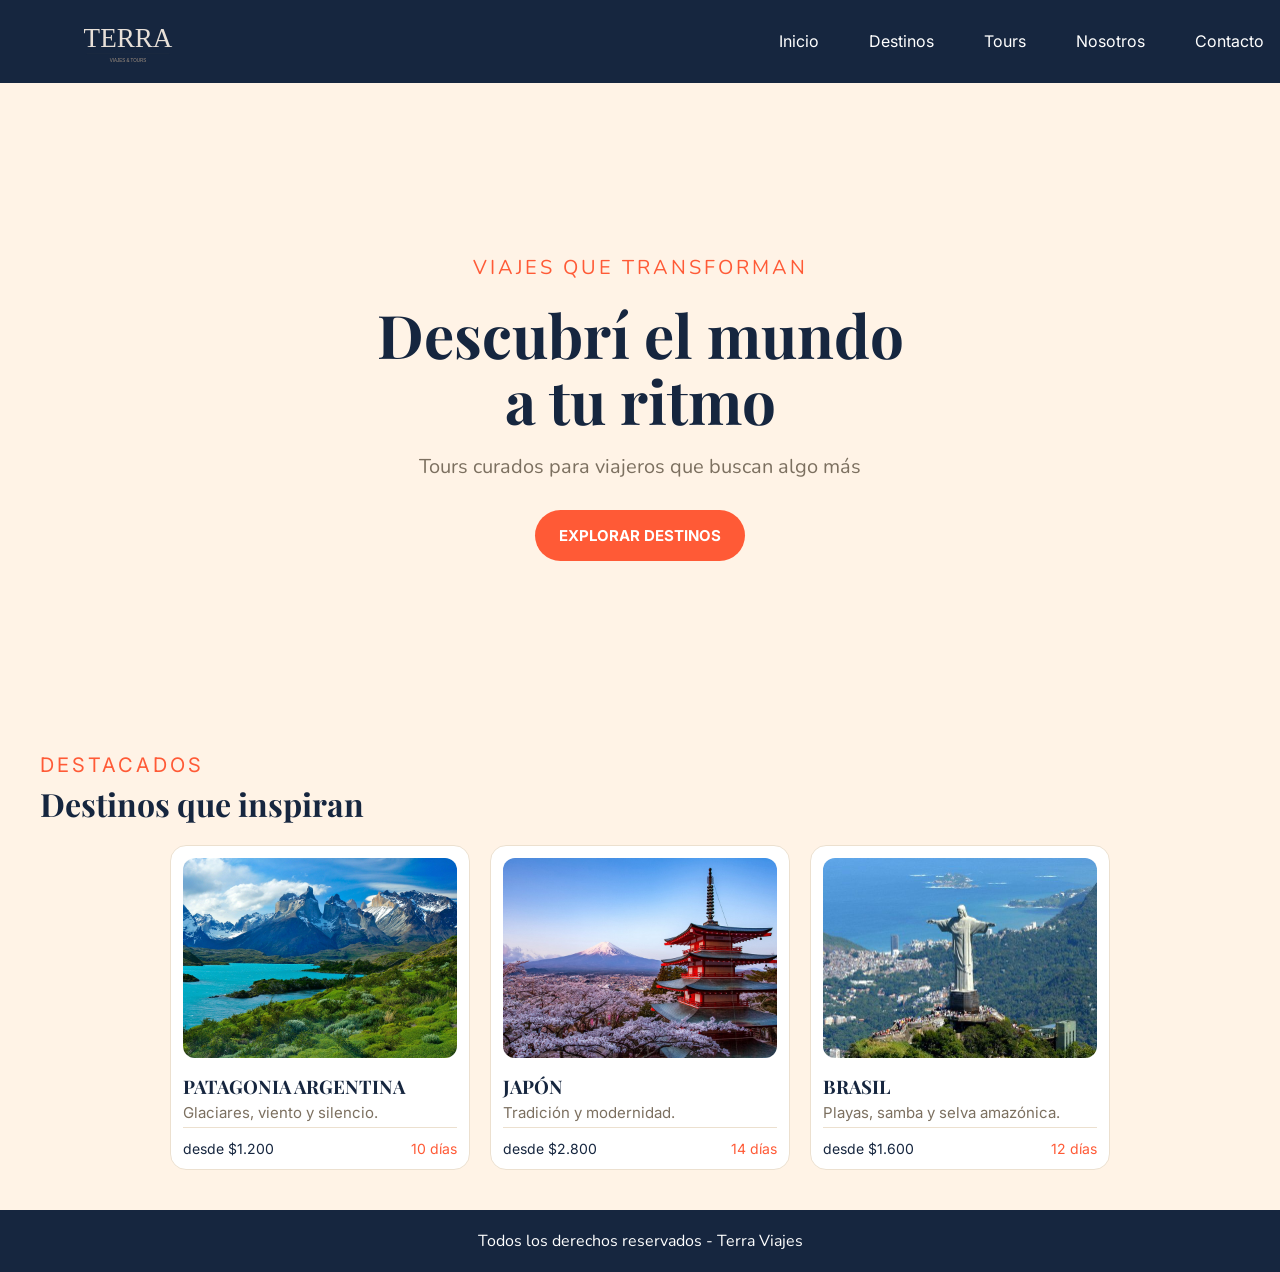
<file: index.html>
<!DOCTYPE html>
<html lang="es">
<head>
  <meta charset="UTF-8">
  <meta name="viewport" content="width=device-width, initial-scale=1.0">

  <!-- SEO -->
  <title>Terra Viajes | Tours curados para viajeros que buscan algo más</title>
  <meta name="description" content="Terra Viajes diseña tours a medida a Patagonia, Japón, Brasil y más. Itinerarios curados a mano para viajes que transforman.">
  <meta name="keywords" content="viajes, tours, turismo, Patagonia, Japón, Brasil, agencia de viajes">
  <meta name="author" content="Terra Viajes">
  <meta name="robots" content="index, follow">


  <!-- Estilos -->
  <link rel="stylesheet" href="styles.css">

  <!-- Librería de animaciones AOS -->
  <link rel="stylesheet" href="https://unpkg.com/aos@2.3.1/dist/aos.css">

  <!-- Fuentes -->
  <link rel="preconnect" href="https://fonts.googleapis.com">
  <link rel="preconnect" href="https://fonts.gstatic.com" crossorigin>
  <link href="https://fonts.googleapis.com/css2?family=Cormorant+Garamond:ital,wght@0,300..700;1,300..700&family=Inter:ital,opsz,wght@0,14..32,100..900;1,14..32,100..900&family=Nunito:ital,wght@0,200..1000;1,200..1000&family=Playfair+Display:ital,wght@0,400..900;1,400..900&display=swap" rel="stylesheet">
</head>
<body>

  <!-- BANNER -->
  <header>
    <img class="logo" src="images/terra_logo_wordmark.svg" alt="Logo de Terra Viajes">
    <nav>
      <ul class="navegador">
        <li><a href="index.html">Inicio</a></li>
        <li><a href="pages/destinos.html">Destinos</a></li>
        <li><a href="pages/tours.html">Tours</a></li>
        <li><a href="pages/nosotros.html">Nosotros</a></li>
        <li><a href="pages/contacto.html">Contacto</a></li>
      </ul>
    </nav>
  </header>

  <!-- CONTENIDO PRINCIPAL -->
  <main>

    <!-- HERO -->
    <section class="hero">
      <p class="parrafo_uno">VIAJES QUE TRANSFORMAN</p>
      <h1>Descubrí el mundo <span>a tu ritmo</span></h1>
      <p class="parrafo_dos">Tours curados para viajeros que buscan algo más</p>
      <a class="boton" href="pages/destinos.html">EXPLORAR DESTINOS</a>
    </section>

    <!-- SECCIÓN DESTACADOS -->
    <section class="destacados">
      <p class="etiqueta">DESTACADOS</p>
      <h2>Destinos que inspiran</h2>

      <!-- CARDS -->
      <div class="grid_destinos">

        <article class="card" data-aos="fade-up">
          <img src="images/patagonia.jpg" alt="Glaciares de la Patagonia argentina">
          <h3>PATAGONIA ARGENTINA</h3>
          <p class="descripcion">Glaciares, viento y silencio.</p>
          <hr>
          <div class="info">
            <span>desde $1.200</span>
            <span class="dias">10 días</span>
          </div>
        </article>

        <article class="card" data-aos="fade-up" data-aos-delay="100">
          <img src="images/japon.jpg" alt="Templos y ciudades de Japón">
          <h3>JAPÓN</h3>
          <p class="descripcion">Tradición y modernidad.</p>
          <hr>
          <div class="info">
            <span>desde $2.800</span>
            <span class="dias">14 días</span>
          </div>
        </article>

        <article class="card" data-aos="fade-up" data-aos-delay="200">
          <img src="images/brasil.jpg" alt="Playas y selva de Brasil">
          <h3>BRASIL</h3>
          <p class="descripcion">Playas, samba y selva amazónica.</p>
          <hr>
          <div class="info">
            <span>desde $1.600</span>
            <span class="dias">12 días</span>
          </div>
        </article>

      </div>
    </section>

  </main>

  <!-- FOOTER -->
  <footer>
    <p>Todos los derechos reservados - Terra Viajes</p>
  </footer>

  <!-- Script de animaciones AOS -->
  <script src="https://unpkg.com/aos@2.3.1/dist/aos.js"></script>
  <script>AOS.init({ duration: 800, once: true });</script>
</body>
</html>
</file>
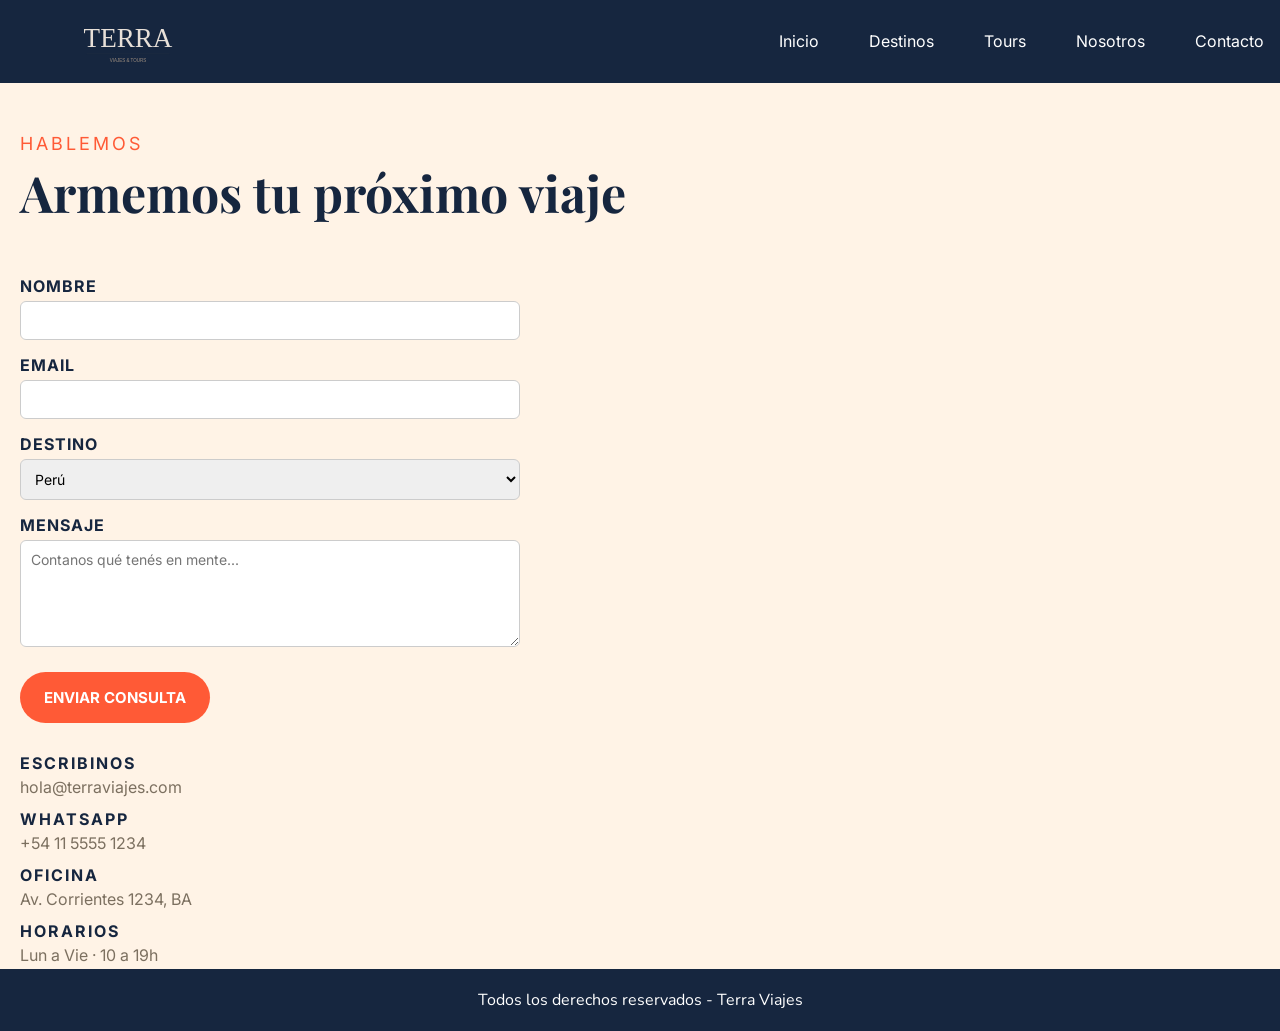
<file: pages/contacto.html>
<!DOCTYPE html>
<html lang="es">
<head>
  <meta charset="UTF-8">
  <meta name="viewport" content="width=device-width, initial-scale=1.0">

  <!-- SEO -->
  <title>Contacto | Terra Viajes</title>
  <meta name="description" content="Contactá a Terra Viajes para armar tu próximo viaje. Escribinos por mail, WhatsApp o visitá nuestra oficina en Buenos Aires.">
  <meta name="keywords" content="contacto, consulta, viajes, presupuesto, Terra Viajes">
  <meta name="author" content="Terra Viajes">
  <meta name="robots" content="index, follow">

  <!-- Open Graph -->
  <meta property="og:title" content="Contacto | Terra Viajes">
  <meta property="og:description" content="Armemos juntos tu próximo viaje.">
  <meta property="og:type" content="website">

  <!-- Estilos -->
  <link rel="stylesheet" href="../styles.css">

  <!-- Librería de animaciones AOS -->
  <link rel="stylesheet" href="https://unpkg.com/aos@2.3.1/dist/aos.css">

  <!-- Fuentes -->
  <link rel="preconnect" href="https://fonts.googleapis.com">
  <link rel="preconnect" href="https://fonts.gstatic.com" crossorigin>
  <link href="https://fonts.googleapis.com/css2?family=Cormorant+Garamond:ital,wght@0,300..700;1,300..700&family=Inter:ital,opsz,wght@0,14..32,100..900;1,14..32,100..900&family=Nunito:ital,wght@0,200..1000;1,200..1000&family=Playfair+Display:ital,wght@0,400..900;1,400..900&display=swap" rel="stylesheet">
</head>
<body>

  <!-- BANNER -->
  <header>
    <img class="logo" src="../images/terra_logo_wordmark.svg" alt="Logo de Terra Viajes">
    <nav>
      <ul class="navegador">
        <li><a href="../index.html">Inicio</a></li>
        <li><a href="destinos.html">Destinos</a></li>
        <li><a href="tours.html">Tours</a></li>
        <li><a href="nosotros.html">Nosotros</a></li>
        <li><a href="contacto.html">Contacto</a></li>
      </ul>
    </nav>
  </header>

  <!-- CONTENIDO PRINCIPAL -->
  <main>

    <!-- ENCABEZADO -->
    <div class="contacto" data-aos="fade-up">
      <p>HABLEMOS</p>
      <h1>Armemos tu próximo viaje</h1>
    </div>

    <!-- FORMULARIO (un solo form con todos los campos) -->
    <section class="formulario" data-aos="fade-up">
      <form action="/submit" method="post">

        <div class="campo">
          <label for="nombre">NOMBRE</label>
          <input type="text" id="nombre" name="nombre" required>
        </div>

        <div class="campo">
          <label for="email">EMAIL</label>
          <input type="email" id="email" name="email" required>
        </div>

        <div class="campo">
          <label for="destino">DESTINO</label>
          <select id="destino" name="destino">
            <option value="peru">Perú</option>
            <option value="patagonia">Patagonia</option>
            <option value="marruecos">Marruecos</option>
            <option value="japon">Japón</option>
            <option value="brasil">Brasil</option>
            <option value="islandia">Islandia</option>
          </select>
        </div>

        <div class="campo">
          <label for="mensaje">MENSAJE</label>
          <textarea id="mensaje" name="mensaje" rows="5"
            placeholder="Contanos qué tenés en mente..."></textarea>
        </div>

        <button type="submit">ENVIAR CONSULTA</button>
      </form>

      <!-- DATOS DE CONTACTO -->
      <div class="escribinos">
        <p>ESCRIBINOS</p>
        <p>hola@terraviajes.com</p>
        <p>WHATSAPP</p>
        <p>+54 11 5555 1234</p>
        <p>OFICINA</p>
        <p>Av. Corrientes 1234, BA</p>
        <p>HORARIOS</p>
        <p>Lun a Vie · 10 a 19h</p>
      </div>
    </section>

  </main>

  <!-- FOOTER -->
  <footer>
    <p>Todos los derechos reservados - Terra Viajes</p>
  </footer>

  <!-- Script de animaciones AOS -->
  <script src="https://unpkg.com/aos@2.3.1/dist/aos.js"></script>
  <script>AOS.init({ duration: 800, once: true });</script>
</body>
</html>
</file>
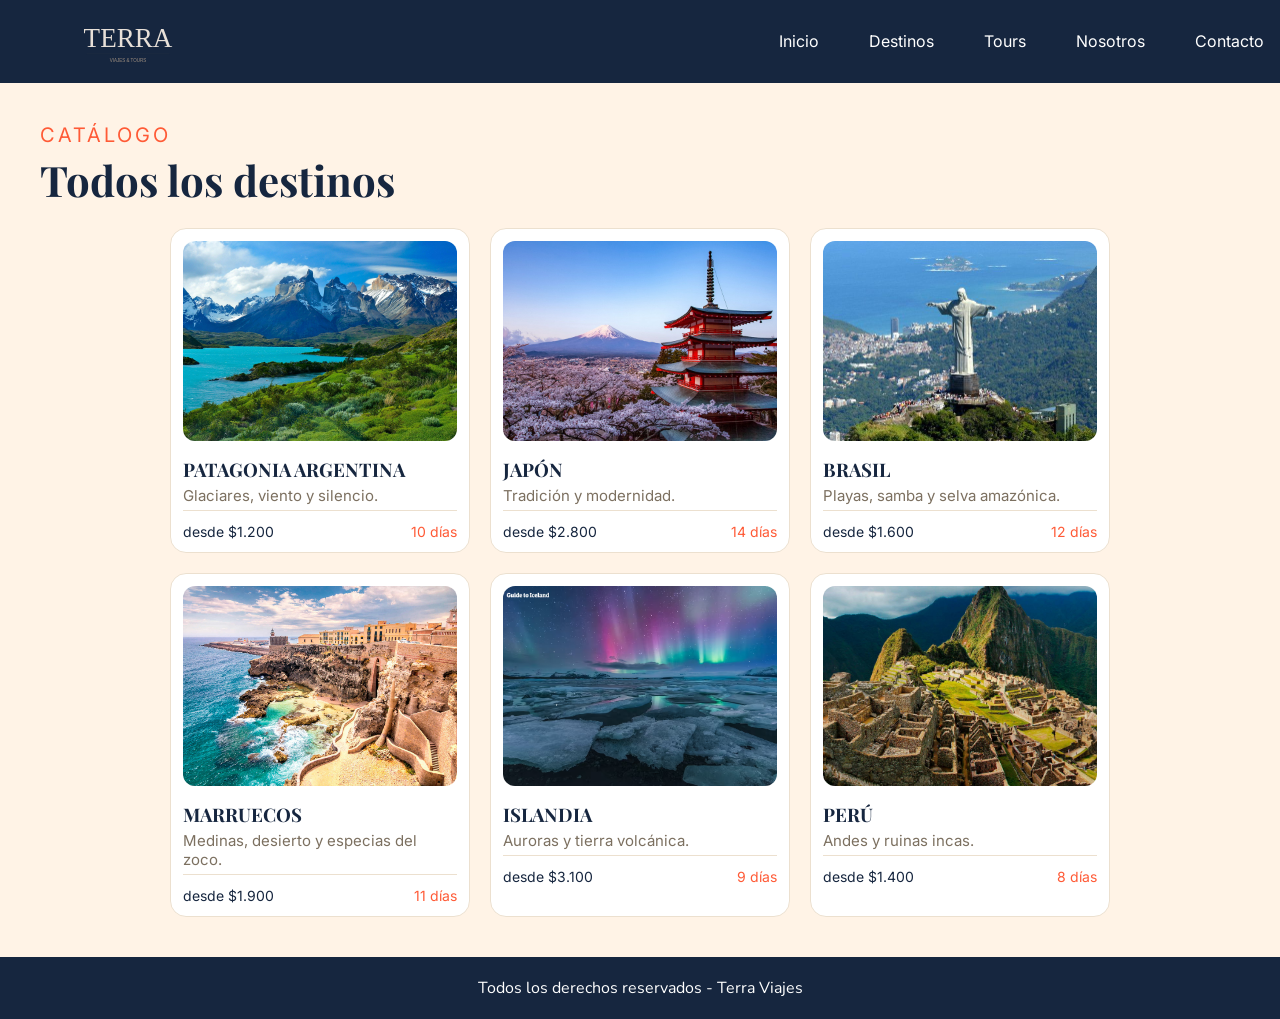
<file: pages/destinos.html>
<!DOCTYPE html>
<html lang="es">
<head>
  <meta charset="UTF-8">
  <meta name="viewport" content="width=device-width, initial-scale=1.0">

  <!-- SEO -->
  <title>Destinos | Terra Viajes</title>
  <meta name="description" content="Catálogo completo de destinos de Terra Viajes: Patagonia, Japón, Brasil, Marruecos, Islandia y Perú. Encontrá tu próximo viaje.">
  <meta name="keywords" content="destinos, viajes, Patagonia, Japón, Brasil, Marruecos, Islandia, Perú">
  <meta name="author" content="Terra Viajes">
  <meta name="robots" content="index, follow">

  <!-- Open Graph -->
  <meta property="og:title" content="Destinos | Terra Viajes">
  <meta property="og:description" content="Todos los destinos de Terra Viajes en un solo lugar.">
  <meta property="og:type" content="website">

  <!-- Estilos -->
  <link rel="stylesheet" href="../styles.css">

  <!-- Librería de animaciones AOS -->
  <link rel="stylesheet" href="https://unpkg.com/aos@2.3.1/dist/aos.css">

  <!-- Fuentes -->
  <link rel="preconnect" href="https://fonts.googleapis.com">
  <link rel="preconnect" href="https://fonts.gstatic.com" crossorigin>
  <link href="https://fonts.googleapis.com/css2?family=Cormorant+Garamond:ital,wght@0,300..700;1,300..700&family=Inter:ital,opsz,wght@0,14..32,100..900;1,14..32,100..900&family=Nunito:ital,wght@0,200..1000;1,200..1000&family=Playfair+Display:ital,wght@0,400..900;1,400..900&display=swap" rel="stylesheet">
</head>
<body>

  <!-- BANNER -->
  <header>
    <img class="logo" src="../images/terra_logo_wordmark.svg" alt="Logo de Terra Viajes">
    <nav>
      <ul class="navegador">
        <li><a href="../index.html">Inicio</a></li>
        <li><a href="destinos.html">Destinos</a></li>
        <li><a href="tours.html">Tours</a></li>
        <li><a href="nosotros.html">Nosotros</a></li>
        <li><a href="contacto.html">Contacto</a></li>
      </ul>
    </nav>
  </header>

  <!-- CONTENIDO PRINCIPAL -->
  <main>
    <section class="destacados">
      <p class="etiqueta">CATÁLOGO</p>
      <h1 class="titulo">Todos los destinos</h1>

      <!-- CARDS -->
      <div class="grid_destinos">

        <article class="card" data-aos="fade-up">
          <img src="../images/patagonia.jpg" alt="Glaciares de la Patagonia argentina">
          <h3>PATAGONIA ARGENTINA</h3>
          <p class="descripcion">Glaciares, viento y silencio.</p>
          <hr>
          <div class="info">
            <span>desde $1.200</span>
            <span class="dias">10 días</span>
          </div>
        </article>

        <article class="card" data-aos="fade-up" data-aos-delay="100">
          <img src="../images/japon.jpg" alt="Templos y ciudades de Japón">
          <h3>JAPÓN</h3>
          <p class="descripcion">Tradición y modernidad.</p>
          <hr>
          <div class="info">
            <span>desde $2.800</span>
            <span class="dias">14 días</span>
          </div>
        </article>

        <article class="card" data-aos="fade-up" data-aos-delay="200">
          <img src="../images/brasil.jpg" alt="Playas y selva de Brasil">
          <h3>BRASIL</h3>
          <p class="descripcion">Playas, samba y selva amazónica.</p>
          <hr>
          <div class="info">
            <span>desde $1.600</span>
            <span class="dias">12 días</span>
          </div>
        </article>

        <article class="card" data-aos="fade-up">
          <img src="../images/marruecos.jpg" alt="Medinas y desierto de Marruecos">
          <h3>MARRUECOS</h3>
          <p class="descripcion">Medinas, desierto y especias del zoco.</p>
          <hr>
          <div class="info">
            <span>desde $1.900</span>
            <span class="dias">11 días</span>
          </div>
        </article>

        <article class="card" data-aos="fade-up" data-aos-delay="100">
          <img src="../images/islandia.avif" alt="Auroras boreales en Islandia">
          <h3>ISLANDIA</h3>
          <p class="descripcion">Auroras y tierra volcánica.</p>
          <hr>
          <div class="info">
            <span>desde $3.100</span>
            <span class="dias">9 días</span>
          </div>
        </article>

        <article class="card" data-aos="fade-up" data-aos-delay="200">
          <img src="../images/peru.jpg" alt="Ruinas incas en Perú">
          <h3>PERÚ</h3>
          <p class="descripcion">Andes y ruinas incas.</p>
          <hr>
          <div class="info">
            <span>desde $1.400</span>
            <span class="dias">8 días</span>
          </div>
        </article>

      </div>
    </section>
  </main>

  <!-- FOOTER -->
  <footer>
    <p>Todos los derechos reservados - Terra Viajes</p>
  </footer>

  <!-- Script de animaciones AOS -->
  <script src="https://unpkg.com/aos@2.3.1/dist/aos.js"></script>
  <script>AOS.init({ duration: 800, once: true });</script>
</body>
</html>
</file>
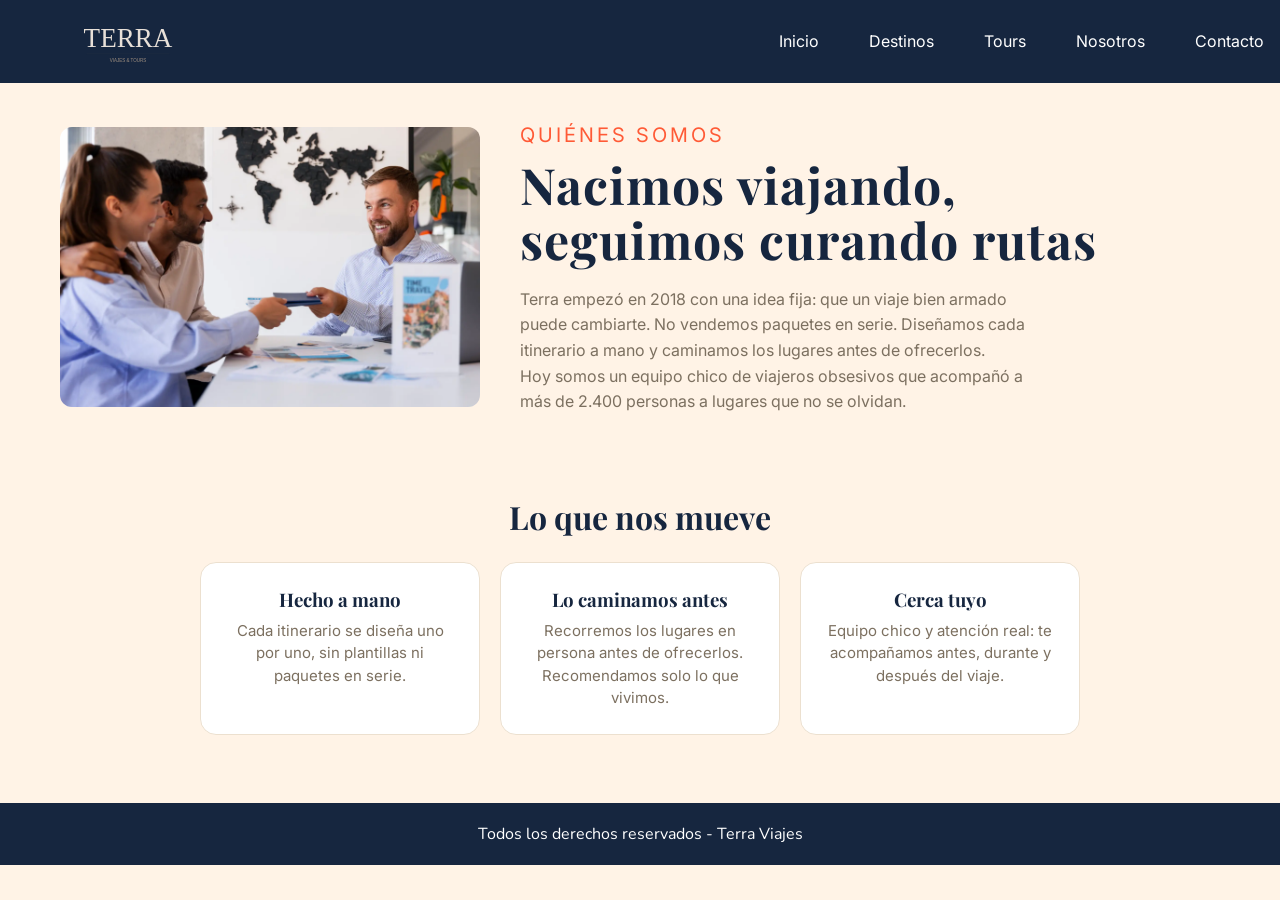
<file: pages/nosotros.html>
<!DOCTYPE html>
<html lang="es">
<head>
  <meta charset="UTF-8">
  <meta name="viewport" content="width=device-width, initial-scale=1.0">

  <!-- SEO -->
  <title>Nosotros | Terra Viajes</title>
  <meta name="description" content="Conocé a Terra Viajes: un equipo de viajeros obsesivos que diseña cada itinerario a mano desde 2018. Más de 2.400 viajeros acompañados.">
  <meta name="keywords" content="nosotros, sobre, agencia de viajes, equipo, Terra Viajes">
  <meta name="author" content="Terra Viajes">
  <meta name="robots" content="index, follow">

  <!-- Open Graph -->
  <meta property="og:title" content="Nosotros | Terra Viajes">
  <meta property="og:description" content="Nacimos viajando, seguimos curando rutas.">
  <meta property="og:type" content="website">

  <!-- Estilos -->
  <link rel="stylesheet" href="../styles.css">

  <!-- Librería de animaciones AOS -->
  <link rel="stylesheet" href="https://unpkg.com/aos@2.3.1/dist/aos.css">

  <!-- Fuentes -->
  <link rel="preconnect" href="https://fonts.googleapis.com">
  <link rel="preconnect" href="https://fonts.gstatic.com" crossorigin>
  <link href="https://fonts.googleapis.com/css2?family=Cormorant+Garamond:ital,wght@0,300..700;1,300..700&family=Inter:ital,opsz,wght@0,14..32,100..900;1,14..32,100..900&family=Nunito:ital,wght@0,200..1000;1,200..1000&family=Playfair+Display:ital,wght@0,400..900;1,400..900&display=swap" rel="stylesheet">
</head>
<body>

  <!-- BANNER -->
  <header>
    <img class="logo" src="../images/terra_logo_wordmark.svg" alt="Logo de Terra Viajes">
    <nav>
      <ul class="navegador">
        <li><a href="../index.html">Inicio</a></li>
        <li><a href="destinos.html">Destinos</a></li>
        <li><a href="tours.html">Tours</a></li>
        <li><a href="nosotros.html">Nosotros</a></li>
        <li><a href="contacto.html">Contacto</a></li>
      </ul>
    </nav>
  </header>

  <!-- CONTENIDO PRINCIPAL -->
  <main>

    <!-- BLOQUE QUIÉNES SOMOS (imagen + texto) -->
    <section class="nosotros">
      <div class="div_imagen" data-aos="fade-right">
        <img src="../images/nosotros.webp" alt="Equipo de Terra Viajes trabajando">
      </div>

      <div class="info_nosotros" data-aos="fade-left">
        <p>QUIÉNES SOMOS</p>
        <h1 class="titulo_nosotros">Nacimos viajando,
          <span>seguimos curando rutas</span>
        </h1>
        <p class="parrafo_tres">Terra empezó en 2018 con una idea fija: que un
          viaje bien armado puede cambiarte. No vendemos paquetes en serie.
          Diseñamos cada itinerario a mano y caminamos los lugares antes de
          ofrecerlos.
          <span class="span_dos">Hoy somos un equipo chico de viajeros obsesivos
          que acompañó a más de 2.400 personas a lugares que no se olvidan.</span>
        </p>
      </div>
    </section>

    <!-- VALORES -->
    <section class="valores">
      <h2>Lo que nos mueve</h2>
      <div class="grid_valores">

        <article class="valor" data-aos="fade-up">
          <h3>Hecho a mano</h3>
          <p>Cada itinerario se diseña uno por uno, sin plantillas ni paquetes en serie.</p>
        </article>

        <article class="valor" data-aos="fade-up" data-aos-delay="100">
          <h3>Lo caminamos antes</h3>
          <p>Recorremos los lugares en persona antes de ofrecerlos. Recomendamos solo lo que vivimos.</p>
        </article>

        <article class="valor" data-aos="fade-up" data-aos-delay="200">
          <h3>Cerca tuyo</h3>
          <p>Equipo chico y atención real: te acompañamos antes, durante y después del viaje.</p>
        </article>

      </div>
    </section>

  </main>

  <!-- FOOTER -->
  <footer>
    <p>Todos los derechos reservados - Terra Viajes</p>
  </footer>

  <!-- Script de animaciones AOS -->
  <script src="https://unpkg.com/aos@2.3.1/dist/aos.js"></script>
  <script>AOS.init({ duration: 800, once: true });</script>
</body>
</html>
</file>
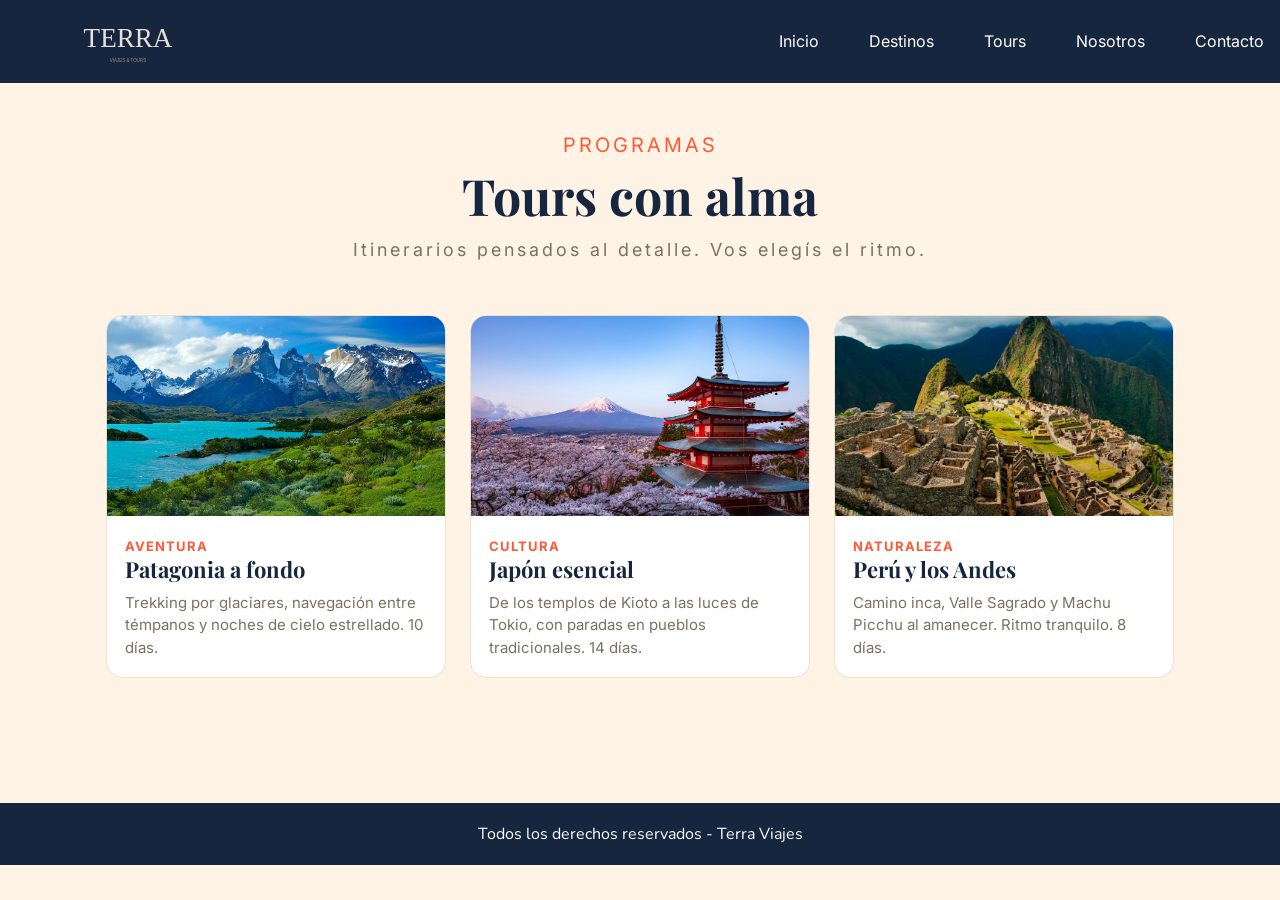
<file: pages/tours.html>
<!DOCTYPE html>
<html lang="es">
<head>
  <meta charset="UTF-8">
  <meta name="viewport" content="width=device-width, initial-scale=1.0">

  <!-- SEO -->
  <title>Tours | Terra Viajes</title>
  <meta name="description" content="Programas y tours de Terra Viajes pensados al detalle. Itinerarios de aventura, cultura y naturaleza para todos los ritmos.">
  <meta name="keywords" content="tours, programas, itinerarios, viajes guiados, Terra Viajes">
  <meta name="author" content="Terra Viajes">
  <meta name="robots" content="index, follow">

  <!-- Open Graph -->
  <meta property="og:title" content="Tours | Terra Viajes">
  <meta property="og:description" content="Tours con alma. Itinerarios pensados al detalle.">
  <meta property="og:type" content="website">

  <!-- Estilos -->
  <link rel="stylesheet" href="../styles.css">

  <!-- Librería de animaciones AOS -->
  <link rel="stylesheet" href="https://unpkg.com/aos@2.3.1/dist/aos.css">

  <!-- Fuentes -->
  <link rel="preconnect" href="https://fonts.googleapis.com">
  <link rel="preconnect" href="https://fonts.gstatic.com" crossorigin>
  <link href="https://fonts.googleapis.com/css2?family=Cormorant+Garamond:ital,wght@0,300..700;1,300..700&family=Inter:ital,opsz,wght@0,14..32,100..900;1,14..32,100..900&family=Nunito:ital,wght@0,200..1000;1,200..1000&family=Playfair+Display:ital,wght@0,400..900;1,400..900&display=swap" rel="stylesheet">
</head>
<body>

  <!-- BANNER -->
  <header>
    <img class="logo" src="../images/terra_logo_wordmark.svg" alt="Logo de Terra Viajes">
    <nav>
      <ul class="navegador">
        <li><a href="../index.html">Inicio</a></li>
        <li><a href="destinos.html">Destinos</a></li>
        <li><a href="tours.html">Tours</a></li>
        <li><a href="nosotros.html">Nosotros</a></li>
        <li><a href="contacto.html">Contacto</a></li>
      </ul>
    </nav>
  </header>

  <!-- CONTENIDO PRINCIPAL -->
  <main>

    <!-- ENCABEZADO -->
    <section class="encabezado_tours" data-aos="fade-up">
      <p>PROGRAMAS</p>
      <h1>Tours con alma</h1>
      <p class="subtitulo">Itinerarios pensados al detalle. Vos elegís el ritmo.</p>
    </section>

    <!-- LISTA DE TOURS -->
    <section class="lista_tours">

      <article class="tour" data-aos="fade-up">
        <img src="../images/patagonia.jpg" alt="Trekking en la Patagonia">
        <div class="tour_texto">
          <span class="nivel">AVENTURA</span>
          <h3>Patagonia a fondo</h3>
          <p>Trekking por glaciares, navegación entre témpanos y noches de cielo estrellado. 10 días.</p>
        </div>
      </article>

      <article class="tour" data-aos="fade-up" data-aos-delay="100">
        <img src="../images/japon.jpg" alt="Recorrido cultural por Japón">
        <div class="tour_texto">
          <span class="nivel">CULTURA</span>
          <h3>Japón esencial</h3>
          <p>De los templos de Kioto a las luces de Tokio, con paradas en pueblos tradicionales. 14 días.</p>
        </div>
      </article>

      <article class="tour" data-aos="fade-up" data-aos-delay="200">
        <img src="../images/peru.jpg" alt="Caminata a Machu Picchu en Perú">
        <div class="tour_texto">
          <span class="nivel">NATURALEZA</span>
          <h3>Perú y los Andes</h3>
          <p>Camino inca, Valle Sagrado y Machu Picchu al amanecer. Ritmo tranquilo. 8 días.</p>
        </div>
      </article>

    </section>

  </main>

  <!-- FOOTER -->
  <footer>
    <p>Todos los derechos reservados - Terra Viajes</p>
  </footer>

  <!-- Script de animaciones AOS -->
  <script src="https://unpkg.com/aos@2.3.1/dist/aos.js"></script>
  <script>AOS.init({ duration: 800, once: true });</script>
</body>
</html>
</file>
<file: styles.css>
/* ===== RESET ===== */
* {
  margin: 0;
  padding: 0;
  box-sizing: border-box;
}

@keyframes aparecer {
  from { opacity: 0; transform: translateY(20px); }
  to   { opacity: 1; transform: translateY(0); }
}

/* ===== BASE ===== */
body {
  background-color: #FFF3E6;
  font-family: "Inter", sans-serif;
}

a {
  text-decoration: none;
  color: #FFFFFF;
}

span { display: block; }

hr {
  border: none;
  height: 1px;
  background-color: #ECE0CF;
  width: 100%;
  margin-top: 5px;
}

main {
  background-color: #FFF3E6;
  width: 100%;
  min-height: 80vh;
}

/* ===== HEADER + NAV ===== */
header {
  background-color: #16263F;
  display: flex;
  justify-content: space-between;
  align-items: center;
  flex-wrap: wrap;
}

header .logo { width: 20%; }

.navegador {
  display: flex;
  flex-direction: row;
  justify-content: center;
  align-items: center;
  color: #FFFFFF;
  list-style: none;
  gap: 50px;
  margin-right: 1rem;
  font-family: "Inter", sans-serif;
}

.navegador a {
  transition: color 0.3s ease;
}

.navegador a:hover {
  color: #FF5A36;
}

/* ===== FOOTER ===== */
footer {
  background-color: #16263F;
  width: 100%;
  padding: 20px 0;
}

footer p {
  text-align: center;
  color: #FFFFFF;
  font-family: "Nunito", sans-serif;
}

/* ===== BOTONES ===== */
button,
.boton {
  display: inline-block;
  color: #FFFFFF;
  background-color: #FF5A36;
  border: 0;
  border-radius: 30px;
  padding: 1rem 1.5rem;
  margin-top: 10px;
  font-size: 15px;
  font-family: "Inter", sans-serif;
  font-weight: bold;
  cursor: pointer;
  transition: transform 0.25s ease, background-color 0.25s ease;
}

button a,
.boton a { color: #FFFFFF; }

button:hover,
.boton:hover {
  background-color: #E64A26;
  transform: scale(1.05);
}

/* ===== CARDS ===== */
.grid_destinos {
  display: flex;
  flex-wrap: wrap;
  gap: 20px;
  justify-content: center;
}

.card {
  background-color: #FFFFFF;
  border: 1px solid #ECE0CF;
  border-radius: 16px;
  overflow: hidden;
  padding: 12px;
  width: 300px;
  transition: transform 0.3s ease, box-shadow 0.3s ease;
}

.card:hover {
  transform: translateY(-8px);
  box-shadow: 0 12px 24px rgba(22, 38, 63, 0.15);
}

.card img {
  width: 100%;
  height: 200px;
  object-fit: cover;
  border-radius: 12px;
}

.card h3 {
  margin: 12px 0 4px;
  font-family: "Playfair Display", serif;
  color: #16263F;
}

.descripcion {
  color: #7C7060;
  font-size: 15px;
  font-family: "Inter", sans-serif;
  margin-top: 1px;
  text-align: left;
}

.info {
  display: flex;
  justify-content: space-between;
  margin-top: 12px;
  font-size: 14px;
  color: #16263F;
  font-family: "Inter", sans-serif;
}

.info .dias { color: #FF5A36; }

/* ===== FORMULARIO ===== */
.formulario {
  margin-left: 20px;
  margin-right: auto;
  margin-top: 50px;
  max-width: 500px;
}

.formulario .campo {
  display: flex;
  flex-direction: column;
  margin-bottom: 15px;
}

.formulario label {
  margin-bottom: 5px;
  font-weight: bold;
  color: #16263F;
  letter-spacing: 1px;
}

.formulario input,
.formulario select,
.formulario textarea {
  padding: 10px;
  border: 1px solid #ccc;
  border-radius: 6px;
  font-size: 14px;
  font-family: "Inter", sans-serif;
  transition: border-color 0.25s ease;
}

.formulario input:focus,
.formulario select:focus,
.formulario textarea:focus {
  outline: none;
  border-color: #FF5A36;
}

.escribinos { margin-top: 30px; }

.escribinos p {
  margin-bottom: 4px;
  color: #7C7060;
}

.escribinos p:nth-child(odd) {
  color: #16263F;
  font-weight: bold;
  letter-spacing: 2px;
  margin-top: 12px;
}

/* ===== PÁGINA HOME ===== */
.hero {
  display: flex;
  flex-direction: column;
  justify-content: center;
  align-items: center;
  min-height: 70vh;
  text-align: center;
  padding: 40px 20px;
  animation: aparecer 1s ease both;
}

.hero p {
  font-size: 20px;
  margin: 20px;
  font-family: "Nunito", sans-serif;
  color: #FF5A36;
}

.hero h1 {
  font-size: 60px;
  text-align: center;
  font-family: "Playfair Display", serif;
  line-height: 1.1;
  color: #16263F;
}

.parrafo_uno { letter-spacing: 3px; }

.parrafo_dos {
  color: #7C7060 !important;
  font-size: 18px;
}

.destacados,
.valores {
  background-color: #FFF3E6;
  padding: 40px 20px;
}

.destacados { color: #FFFFFF; }

.destacados h2 {
  margin-bottom: 20px;
  margin-left: 20px;
  font-size: 32px;
  color: #16263F;
  font-family: "Playfair Display", serif;
}

.etiqueta,
.info_nosotros > p:first-child,
.encabezado_tours p {
  letter-spacing: 3px;
  font-size: 20px;
  color: #FF5A36;
  margin-bottom: 5px;
}

.etiqueta { margin-left: 20px; }

/* ===== PÁGINA DESTINOS ===== */

.titulo,
.titulo_nosotros,
.contacto h1,
.valores h2,
.valores .valor h3,
.encabezado_tours h1,
.lista_tours .tour h3 {
  font-family: "Playfair Display", serif;
  color: #16263F;
}

.titulo {
  margin-bottom: 20px;
  margin-left: 20px;
  font-size: 42px;
  text-align: left;
}

/* ===== PÁGINA NOSOTROS ===== */
.nosotros {
  display: flex;
  flex-direction: row;
  align-items: center;
  justify-content: center;
  gap: 40px;
  padding: 40px 20px;
  max-width: 1200px;
  margin: 0 auto;
}

.div_imagen img {
  width: 100%;
  max-width: 420px;
  border-radius: 12px;
}

.info_nosotros { flex: 1; }

.info_nosotros > p:first-child { letter-spacing: 3px; }

.titulo_nosotros {
  text-align: left;
  font-size: 50px;
  letter-spacing: 1px;
  line-height: 1.1;
  margin: 10px 0;
}

.parrafo_tres {
  color: #7C7060;
  font-family: "Inter", sans-serif;
  margin-top: 20px;
  max-width: 520px;
  line-height: 1.6;
}

.valores { text-align: center; }

.valores h2 {
  font-size: 32px;
  margin-bottom: 24px;
}

.grid_valores {
  display: flex;
  flex-wrap: wrap;
  gap: 20px;
  justify-content: center;
}

.valor {
  background-color: #FFFFFF;
  border: 1px solid #ECE0CF;
  border-radius: 16px;
  padding: 24px;
  width: 280px;
  transition: transform 0.3s ease;
}

.valor:hover { transform: translateY(-6px); }

.valor h3 { margin-bottom: 8px; }

.valor p {
  color: #7C7060;
  font-size: 15px;
  line-height: 1.5;
}

/* ===== PÁGINA CONTACTO ===== */
.contacto {
  margin-left: 20px;
  margin-right: auto;
  margin-top: 50px;
}

.contacto p {
  letter-spacing: 3px;
  font-size: 18px;
  margin-bottom: 5px;
  color: #FF5A36;
}

.contacto h1 {
  font-size: 50px;
  margin-top: 5px;
}

/* ===== PÁGINA TOURS ===== */
.encabezado_tours {
  text-align: center;
  padding: 50px 20px 20px;
}

.encabezado_tours h1 { font-size: 50px; }

.encabezado_tours .subtitulo {
  color: #7C7060;
  font-size: 18px;
  margin-top: 10px;
}

.lista_tours {
  display: flex;
  flex-wrap: wrap;
  gap: 24px;
  justify-content: center;
  padding: 30px 20px 50px;
}

.tour {
  background-color: #FFFFFF;
  border: 1px solid #ECE0CF;
  border-radius: 16px;
  overflow: hidden;
  width: 340px;
  transition: transform 0.3s ease, box-shadow 0.3s ease;
}

.tour:hover {
  transform: translateY(-8px);
  box-shadow: 0 12px 24px rgba(22, 38, 63, 0.15);
}

.tour img {
  width: 100%;
  height: 200px;
  object-fit: cover;
}

.tour .tour_texto { padding: 18px; }

.tour h3 {
  font-size: 22px;
  margin-bottom: 6px;
}

.tour .nivel {
  color: #FF5A36;
  font-weight: bold;
  font-size: 13px;
  letter-spacing: 1px;
}

.tour p {
  color: #7C7060;
  font-size: 15px;
  line-height: 1.5;
  margin-top: 8px;
}

/* ---- Tablet (<= 900px) ---- */
@media (max-width: 900px) {
  header .logo { width: 30%; }

  .navegador {
    gap: 24px;
    flex-wrap: wrap;
  }

  .hero h1 { font-size: 44px; }

  .nosotros {
    flex-direction: column;
    gap: 24px;
  }
}

/* ---- Móvil (<= 600px) ---- */
@media (max-width: 600px) {
  header .logo { width: 45%; }

  .navegador {
    width: 100%;
    gap: 16px;
    margin-right: 0;
    padding: 12px 0;
    justify-content: center;
  }

  .hero h1 { font-size: 32px; }

  .titulo { font-size: 30px; }

  .titulo_nosotros { font-size: 34px; }

  .contacto { margin-left: 16px; }

  .contacto h1 { font-size: 34px; }

  .encabezado_tours h1 { font-size: 34px; }

  .formulario {
    margin-left: 16px;
    margin-right: 16px;
    margin-top: 30px;
  }
}
</file>
